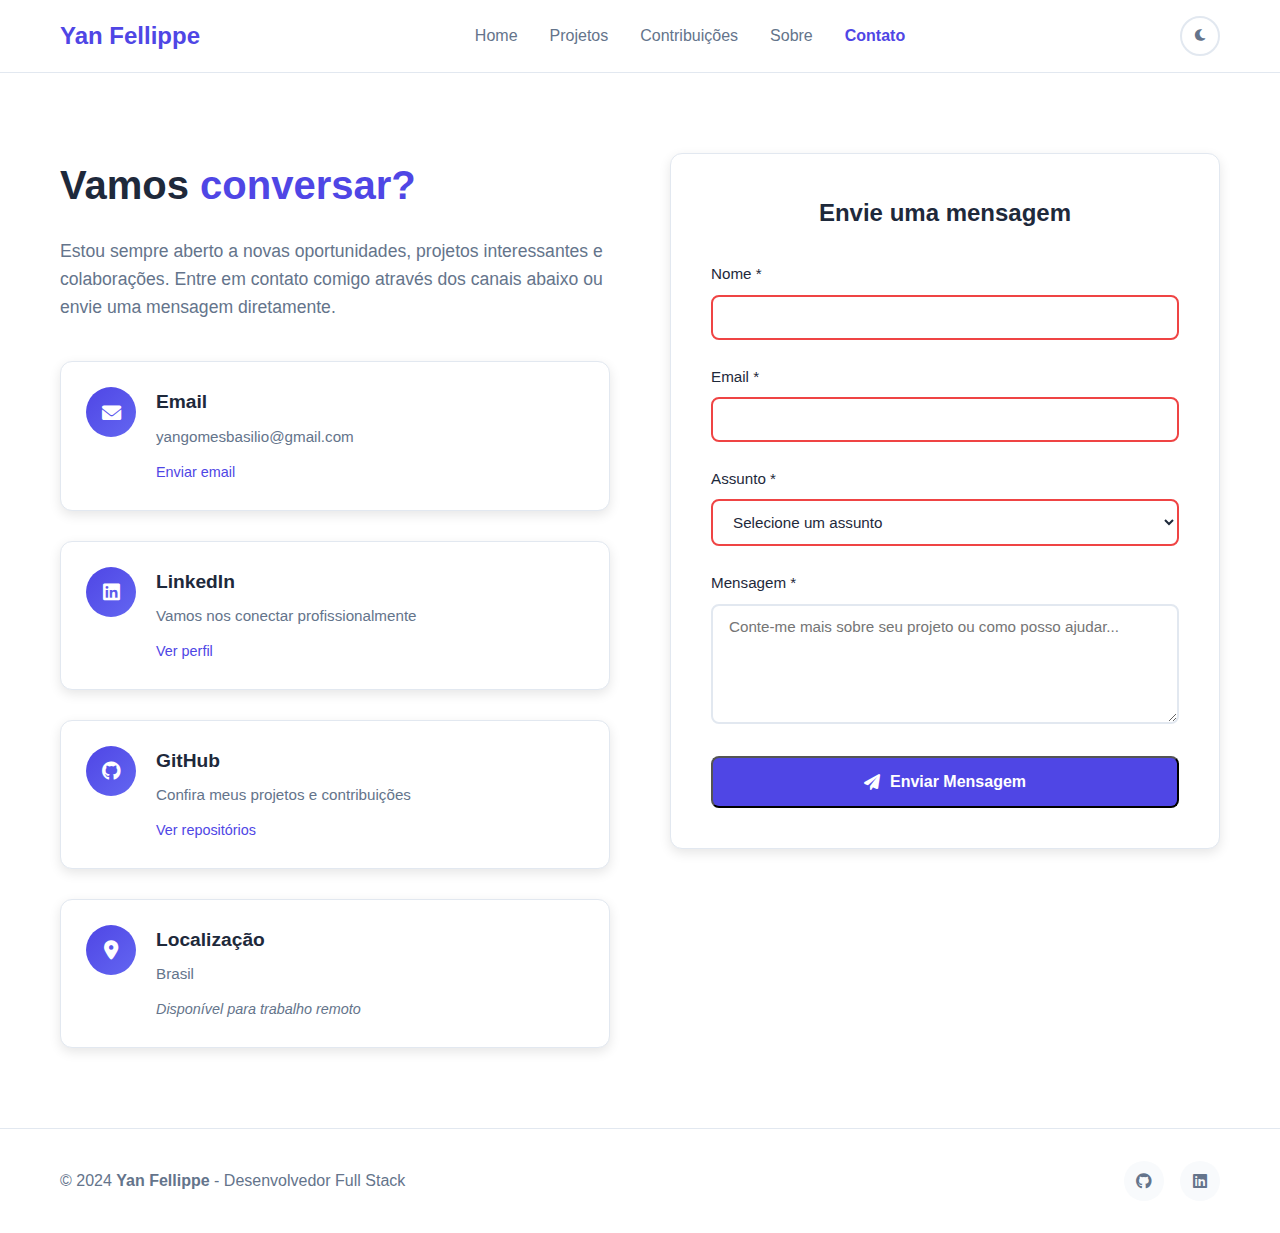
<file: public/contact.html>
<!DOCTYPE html>
<html lang="pt-BR">

<head>
    <meta charset="UTF-8">
    <meta name="viewport" content="width=device-width, initial-scale=1.0">
    <title>Contato - Yan Fellippe</title>
    <link rel="stylesheet" href="../src/styles/index.css">
    <link href="https://cdnjs.cloudflare.com/ajax/libs/font-awesome/6.0.0/css/all.min.css" rel="stylesheet">
</head>

<body>
    <!-- Header -->
    <header class="header">
        <div class="container">
            <div class="logo">
                <h1><a href="../index.html" style="text-decoration: none; color: inherit;">Yan Fellippe</a></h1>
            </div>
            <nav class="nav">
                <ul class="nav-list">
                    <li><a href="../index.html" class="nav-link">Home</a></li>
                    <li><a href="../index.html#repositorios" class="nav-link">Projetos</a></li>
                    <li><a href="../index.html#contribuicoes" class="nav-link">Contribuições</a></li>
                    <li><a href="about-me.html" class="nav-link">Sobre</a></li>
                    <li><a href="contact.html" class="nav-link active">Contato</a></li>
                </ul>
            </nav>
            <button class="theme-toggle" id="themeToggle">
                <i class="fas fa-moon"></i>
            </button>
        </div>
    </header>

    <!-- Seção de Contato -->
    <section id="contato" class="contact-section">
        <div class="container">
            <div class="contact-content">
                <div class="contact-info">
                    <h2>Vamos <span class="highlight">conversar?</span></h2>
                    <p class="contact-description">
                        Estou sempre aberto a novas oportunidades, projetos interessantes
                        e colaborações. Entre em contato comigo através dos canais abaixo
                        ou envie uma mensagem diretamente.
                    </p>

                    <div class="contact-methods">
                        <div class="contact-method">
                            <div class="method-icon">
                                <i class="fas fa-envelope"></i>
                            </div>
                            <div class="method-content">
                                <h3>Email</h3>
                                <p>yangomesbasilio@gmail.com</p>
                                <a href="mailto:yangomesbasilio@gmail.com" class="method-link">Enviar email</a>
                            </div>
                        </div>

                        <div class="contact-method">
                            <div class="method-icon">
                                <i class="fab fa-linkedin"></i>
                            </div>
                            <div class="method-content">
                                <h3>LinkedIn</h3>
                                <p>Vamos nos conectar profissionalmente</p>
                                <a href="https://www.linkedin.com/in/yan-fellippe-gomes-basilio-3229b81b9/"
                                    target="_blank" class="method-link">Ver perfil</a>
                            </div>
                        </div>

                        <div class="contact-method">
                            <div class="method-icon">
                                <i class="fab fa-github"></i>
                            </div>
                            <div class="method-content">
                                <h3>GitHub</h3>
                                <p>Confira meus projetos e contribuições</p>
                                <a href="https://github.com/YanFellippe" target="_blank" class="method-link">Ver
                                    repositórios</a>
                            </div>
                        </div>

                        <div class="contact-method">
                            <div class="method-icon">
                                <i class="fas fa-map-marker-alt"></i>
                            </div>
                            <div class="method-content">
                                <h3>Localização</h3>
                                <p>Brasil</p>
                                <span class="method-info">Disponível para trabalho remoto</span>
                            </div>
                        </div>
                    </div>
                </div>

                <div class="contact-form-container">
                    <form class="contact-form" id="contactForm">
                        <h3>Envie uma mensagem</h3>

                        <div class="form-group">
                            <label for="name">Nome *</label>
                            <input type="text" id="name" name="name" required>
                        </div>

                        <div class="form-group">
                            <label for="email">Email *</label>
                            <input type="email" id="email" name="email" required>
                        </div>

                        <div class="form-group">
                            <label for="subject">Assunto *</label>
                            <select id="subject" name="subject" required>
                                <option value="">Selecione um assunto</option>
                                <option value="trabalho">Oportunidade de Trabalho</option>
                                <option value="projeto">Projeto/Colaboração</option>
                                <option value="consultoria">Consultoria</option>
                                <option value="outros">Outros</option>
                            </select>
                        </div>

                        <div class="form-group">
                            <label for="message">Mensagem *</label>
                            <textarea id="message" name="message" rows="5" required
                                placeholder="Conte-me mais sobre seu projeto ou como posso ajudar..."></textarea>
                        </div>

                        <button type="submit" class="btn btn-primary">
                            <i class="fas fa-paper-plane"></i>
                            Enviar Mensagem
                        </button>
                    </form>
                </div>
            </div>
        </div>
    </section>

    <!-- Footer -->
    <footer class="footer">
        <div class="container">
            <div class="footer-content">
                <p class="footer-text">
                    © 2024 <strong>Yan Fellippe</strong> - Desenvolvedor Full Stack
                </p>
                <div class="social-links">
                    <a href="https://github.com/YanFellippe" target="_blank" class="social-link">
                        <i class="fab fa-github"></i>
                    </a>
                    <a href="https://www.linkedin.com/in/yan-fellippe-gomes-basilio-3229b81b9/" target="_blank"
                        class="social-link">
                        <i class="fab fa-linkedin"></i>
                    </a>
                </div>
            </div>
        </div>
    </footer>

    <script>
        // Funcionalidade do tema para a página de contato
        document.addEventListener('DOMContentLoaded', function () {
            const themeToggle = document.getElementById('themeToggle');
            const body = document.body;

            // Verificar tema salvo
            const savedTheme = localStorage.getItem('theme') || 'light';
            setTheme(savedTheme);

            themeToggle.addEventListener('click', function () {
                const currentTheme = body.getAttribute('data-theme') || 'light';
                const newTheme = currentTheme === 'light' ? 'dark' : 'light';
                setTheme(newTheme);
            });

            function setTheme(theme) {
                body.setAttribute('data-theme', theme);
                localStorage.setItem('theme', theme);

                const icon = themeToggle.querySelector('i');
                if (theme === 'dark') {
                    icon.className = 'fas fa-sun';
                } else {
                    icon.className = 'fas fa-moon';
                }
            }

            // Funcionalidade do formulário de contato
            const contactForm = document.getElementById('contactForm');
            contactForm.addEventListener('submit', function (e) {
                e.preventDefault();

                // Coletar dados do formulário
                const formData = new FormData(contactForm);
                const name = formData.get('name');
                const email = formData.get('email');
                const subject = formData.get('subject');
                const message = formData.get('message');

                // Criar link mailto com os dados
                const mailtoLink = `mailto:yangomesbasilio@gmail.com?subject=${encodeURIComponent(subject + ' - ' + name)}&body=${encodeURIComponent(`Nome: ${name}\nEmail: ${email}\n\nMensagem:\n${message}`)}`;

                // Abrir cliente de email
                window.location.href = mailtoLink;

                // Mostrar mensagem de sucesso
                showSuccessMessage();
            });

            function showSuccessMessage() {
                const button = contactForm.querySelector('button[type="submit"]');
                const originalText = button.innerHTML;

                button.innerHTML = '<i class="fas fa-check"></i> Mensagem Enviada!';
                button.style.backgroundColor = '#10b981';
                button.disabled = true;

                setTimeout(() => {
                    button.innerHTML = originalText;
                    button.style.backgroundColor = '';
                    button.disabled = false;
                    contactForm.reset();
                }, 3000);
            }
        });
    </script>
</body>

</html>
</file>
<file: src/styles/index.css>
/* Reset e configurações básicas */
* {
    margin: 0;
    padding: 0;
    box-sizing: border-box;
}

:root {
    /* Tema claro */
    --bg-primary: #ffffff;
    --bg-secondary: #f8fafc;
    --text-primary: #1e293b;
    --text-secondary: #64748b;
    --accent: #4f46e5;
    --accent-hover: #4338ca;
    --border: #e2e8f0;
    --shadow: rgba(0, 0, 0, 0.1);
    --card-bg: #ffffff;
}

[data-theme='dark'] {
    /* Tema escuro */
    --bg-primary: #0f172a;
    --bg-secondary: #1e293b;
    --text-primary: #f1f5f9;
    --text-secondary: #94a3b8;
    --accent: #6366f1;
    --accent-hover: #5b21b6;
    --border: #334155;
    --shadow: rgba(0, 0, 0, 0.3);
    --card-bg: #1e293b;
}

body {
    font-family: 'Inter', -apple-system, BlinkMacSystemFont, sans-serif;
    background-color: var(--bg-primary);
    color: var(--text-primary);
    line-height: 1.6;
    transition: background-color 0.3s ease, color 0.3s ease;
}

.container {
    max-width: 1200px;
    margin: 0 auto;
    padding: 0 20px;
}

/* Header */
.header {
    background-color: var(--card-bg);
    border-bottom: 1px solid var(--border);
    position: sticky;
    top: 0;
    z-index: 100;
    backdrop-filter: blur(10px);
}

.header .container {
    display: flex;
    justify-content: space-between;
    align-items: center;
    padding: 1rem 20px;
}

.logo h1 {
    color: var(--accent);
    font-size: 1.5rem;
    font-weight: 700;
}

.nav-list {
    display: flex;
    list-style: none;
    gap: 2rem;
}

.nav-link {
    text-decoration: none;
    color: var(--text-secondary);
    font-weight: 500;
    transition: color 0.3s ease;
}

.nav-link:hover {
    color: var(--accent);
}

.theme-toggle {
    background: none;
    border: 2px solid var(--border);
    border-radius: 50%;
    width: 40px;
    height: 40px;
    display: flex;
    align-items: center;
    justify-content: center;
    cursor: pointer;
    color: var(--text-secondary);
    transition: all 0.3s ease;
}

.theme-toggle:hover {
    border-color: var(--accent);
    color: var(--accent);
}

/* Hero Section */
.hero {
    padding: 4rem 0;
    background: linear-gradient(135deg, var(--bg-secondary) 0%, var(--bg-primary) 100%);
}

.hero-content {
    display: grid;
    grid-template-columns: 1fr 300px;
    gap: 3rem;
    align-items: center;
}

.hero-text h2 {
    font-size: 2.5rem;
    margin-bottom: 1rem;
    font-weight: 700;
}

.highlight {
    color: var(--accent);
}

.hero-description {
    font-size: 1.1rem;
    color: var(--text-secondary);
    margin-bottom: 2rem;
    line-height: 1.7;
}

.hero-buttons {
    display: flex;
    gap: 1rem;
}

.btn {
    padding: 0.75rem 1.5rem;
    border-radius: 8px;
    text-decoration: none;
    font-weight: 600;
    display: inline-flex;
    align-items: center;
    gap: 0.5rem;
    transition: all 0.3s ease;
}

.btn-primary {
    background-color: var(--accent);
    color: white;
}

.btn-primary:hover {
    background-color: var(--accent-hover);
    transform: translateY(-2px);
}

.btn-secondary {
    background-color: transparent;
    color: var(--accent);
    border: 2px solid var(--accent);
}

.btn-secondary:hover {
    background-color: var(--accent);
    color: white;
}

.profile-pic {
    width: 250px;
    height: 250px;
    border-radius: 50%;
    overflow: hidden;
    border: 4px solid var(--accent);
    box-shadow: 0 10px 30px var(--shadow);
}

.profile-pic img {
    width: 100%;
    height: 100%;
    object-fit: cover;
}

/* Stats Section */
.stats-section {
    padding: 4rem 0;
    background-color: var(--bg-primary);
}

.stats-grid {
    display: grid;
    grid-template-columns: repeat(auto-fit, minmax(250px, 1fr));
    gap: 2rem;
    margin-bottom: 3rem;
}

.stat-card {
    background-color: var(--card-bg);
    border: 1px solid var(--border);
    border-radius: 12px;
    padding: 2rem;
    display: flex;
    align-items: center;
    gap: 1.5rem;
    transition: all 0.3s ease;
    box-shadow: 0 4px 6px var(--shadow);
}

.stat-card:hover {
    transform: translateY(-4px);
    box-shadow: 0 8px 25px var(--shadow);
}

.stat-icon {
    width: 60px;
    height: 60px;
    border-radius: 50%;
    background: linear-gradient(135deg, var(--accent), var(--accent-hover));
    display: flex;
    align-items: center;
    justify-content: center;
    color: white;
    font-size: 1.5rem;
}

.stat-content {
    flex: 1;
}

.stat-number {
    font-size: 2rem;
    font-weight: 700;
    color: var(--text-primary);
    margin-bottom: 0.5rem;
}

.stat-label {
    color: var(--text-secondary);
    font-size: 0.9rem;
    text-transform: uppercase;
    letter-spacing: 0.5px;
}

.languages-chart-container {
    background-color: var(--card-bg);
    border: 1px solid var(--border);
    border-radius: 12px;
    padding: 2rem;
    box-shadow: 0 4px 6px var(--shadow);
}

.chart-title {
    text-align: center;
    margin-bottom: 2rem;
    color: var(--text-primary);
    font-size: 1.5rem;
}

.chart-wrapper {
    max-width: 400px;
    margin: 0 auto 2rem;
    position: relative;
}

.languages-tags {
    display: flex;
    flex-wrap: wrap;
    gap: 0.75rem;
    justify-content: center;
}

.language-tag {
    display: inline-flex;
    align-items: center;
    gap: 0.5rem;
    padding: 0.5rem 1rem;
    background-color: var(--bg-secondary);
    border: 1px solid var(--border);
    border-radius: 20px;
    font-size: 0.85rem;
    color: var(--text-primary);
    transition: all 0.3s ease;
}

.language-tag:hover {
    transform: translateY(-2px);
    box-shadow: 0 4px 12px var(--shadow);
}

.language-tag .language-dot {
    width: 10px;
    height: 10px;
    border-radius: 50%;
}

.language-tag .percentage {
    font-weight: 600;
    color: var(--accent);
}

/* Repositories Section */
.repositories {
    padding: 4rem 0;
    background-color: var(--bg-secondary);
}

/* Repository Tabs */
.repo-tabs {
    display: flex;
    justify-content: center;
    margin-bottom: 3rem;
    gap: 1rem;
}

.tab-button {
    display: flex;
    align-items: center;
    gap: 0.5rem;
    padding: 1rem 2rem;
    background-color: var(--card-bg);
    border: 2px solid var(--border);
    border-radius: 25px;
    color: var(--text-secondary);
    font-weight: 500;
    cursor: pointer;
    transition: all 0.3s ease;
    font-size: 0.95rem;
}

.tab-button:hover {
    border-color: var(--accent);
    color: var(--accent);
    transform: translateY(-2px);
}

.tab-button.active {
    background-color: var(--accent);
    border-color: var(--accent);
    color: white;
    box-shadow: 0 4px 12px rgba(79, 70, 229, 0.3);
}

.tab-content {
    display: none;
}

.tab-content.active {
    display: block;
}

.repositories-header {
    display: flex;
    justify-content: space-between;
    align-items: center;
    margin-bottom: 3rem;
}

.repo-counter {
    background-color: var(--card-bg);
    border: 1px solid var(--border);
    padding: 0.75rem 1.5rem;
    border-radius: 25px;
    color: var(--text-secondary);
    font-weight: 500;
    box-shadow: 0 2px 4px var(--shadow);
}

.section-title {
    text-align: center;
    font-size: 2rem;
    margin-bottom: 3rem;
    color: var(--text-primary);
}

.loading {
    text-align: center;
    padding: 2rem;
    color: var(--text-secondary);
}

.loading i {
    font-size: 2rem;
    margin-bottom: 1rem;
    color: var(--accent);
}

.repositories-grid {
    display: grid;
    grid-template-columns: repeat(auto-fit, minmax(350px, 1fr));
    gap: 2rem;
}

.repo-card {
    background-color: var(--card-bg);
    border: 1px solid var(--border);
    border-radius: 12px;
    padding: 1.5rem;
    transition: all 0.3s ease;
    box-shadow: 0 4px 6px var(--shadow);
}

.repo-card:hover {
    transform: translateY(-4px);
    box-shadow: 0 8px 25px var(--shadow);
}

.repo-header {
    display: flex;
    justify-content: space-between;
    align-items: flex-start;
    margin-bottom: 1rem;
}

.repo-name {
    font-size: 1.2rem;
    font-weight: 600;
    color: var(--accent);
    text-decoration: none;
    margin-bottom: 0.5rem;
}

.repo-name:hover {
    text-decoration: underline;
}

.repo-stars {
    display: flex;
    align-items: center;
    gap: 0.25rem;
    color: var(--text-secondary);
    font-size: 0.9rem;
}

.repo-description {
    color: var(--text-secondary);
    margin-bottom: 1rem;
    line-height: 1.5;
}

.repo-tags {
    margin-bottom: 1rem;
}

.repo-language-badge {
    display: inline-flex;
    align-items: center;
    gap: 0.5rem;
    padding: 0.25rem 0.75rem;
    border-radius: 12px;
    font-size: 0.8rem;
    font-weight: 500;
    border: 1px solid;
}

.repo-footer {
    display: flex;
    justify-content: space-between;
    align-items: center;
}

.repo-language {
    display: flex;
    align-items: center;
    gap: 0.5rem;
    font-size: 0.9rem;
    color: var(--text-secondary);
}

.language-dot {
    width: 12px;
    height: 12px;
    border-radius: 50%;
}

.repo-updated {
    font-size: 0.8rem;
    color: var(--text-secondary);
}

/* Footer */
.footer {
    background-color: var(--card-bg);
    border-top: 1px solid var(--border);
    padding: 2rem 0;
}

.footer-content {
    display: flex;
    justify-content: space-between;
    align-items: center;
}

.footer-text {
    color: var(--text-secondary);
}

.social-links {
    display: flex;
    gap: 1rem;
}

.social-link {
    width: 40px;
    height: 40px;
    border-radius: 50%;
    background-color: var(--bg-secondary);
    display: flex;
    align-items: center;
    justify-content: center;
    color: var(--text-secondary);
    text-decoration: none;
    transition: all 0.3s ease;
}

.social-link:hover {
    background-color: var(--accent);
    color: white;
    transform: translateY(-2px);
}

/* Responsive */
@media (max-width: 768px) {
    .header .container {
        flex-direction: column;
        gap: 1rem;
    }

    .nav-list {
        gap: 1rem;
    }

    .hero-content {
        grid-template-columns: 1fr;
        text-align: center;
        gap: 2rem;
    }

    .hero-text h2 {
        font-size: 2rem;
    }

    .hero-buttons {
        justify-content: center;
    }

    .profile-pic {
        width: 200px;
        height: 200px;
        margin: 0 auto;
    }

    .stats-grid {
        grid-template-columns: 1fr;
    }

    .stat-card {
        padding: 1.5rem;
    }

    .stat-number {
        font-size: 1.5rem;
    }

    .repo-tabs {
        flex-direction: column;
        align-items: center;
    }

    .tab-button {
        width: 100%;
        max-width: 250px;
        justify-content: center;
    }

    .repositories-header {
        flex-direction: column;
        gap: 1rem;
        text-align: center;
    }

    .repositories-grid {
        grid-template-columns: 1fr;
    }

    .languages-chart-container {
        padding: 1.5rem;
    }

    .chart-wrapper {
        max-width: 300px;
    }

    .footer-content {
        flex-direction: column;
        gap: 1rem;
        text-align: center;
    }
} /* Co
ntact Section */
.contact-section {
    padding: 4rem 0;
    background-color: var(--bg-primary);
    min-height: 80vh;
}

.contact-content {
    display: grid;
    grid-template-columns: 1fr 1fr;
    gap: 4rem;
    align-items: start;
}

.contact-info h2 {
    font-size: 2.5rem;
    margin-bottom: 1.5rem;
    font-weight: 700;
}

.contact-description {
    font-size: 1.1rem;
    color: var(--text-secondary);
    margin-bottom: 3rem;
    line-height: 1.7;
}

.contact-methods {
    display: flex;
    flex-direction: column;
    gap: 2rem;
}

.contact-method {
    display: flex;
    align-items: flex-start;
    gap: 1.5rem;
    padding: 1.5rem;
    background-color: var(--card-bg);
    border: 1px solid var(--border);
    border-radius: 12px;
    transition: all 0.3s ease;
    box-shadow: 0 2px 4px var(--shadow);
}

.contact-method:hover {
    transform: translateY(-2px);
    box-shadow: 0 8px 25px var(--shadow);
}

.method-icon {
    width: 50px;
    height: 50px;
    border-radius: 50%;
    background: linear-gradient(135deg, var(--accent), var(--accent-hover));
    display: flex;
    align-items: center;
    justify-content: center;
    color: white;
    font-size: 1.2rem;
    flex-shrink: 0;
}

.method-content h3 {
    color: var(--text-primary);
    margin-bottom: 0.5rem;
    font-size: 1.1rem;
}

.method-content p {
    color: var(--text-secondary);
    margin-bottom: 0.75rem;
    font-size: 0.95rem;
}

.method-link {
    color: var(--accent);
    text-decoration: none;
    font-weight: 500;
    font-size: 0.9rem;
    transition: color 0.3s ease;
}

.method-link:hover {
    color: var(--accent-hover);
    text-decoration: underline;
}

.method-info {
    color: var(--text-secondary);
    font-size: 0.85rem;
    font-style: italic;
}

/* Contact Form */
.contact-form-container {
    background-color: var(--card-bg);
    border: 1px solid var(--border);
    border-radius: 12px;
    padding: 2.5rem;
    box-shadow: 0 4px 6px var(--shadow);
}

.contact-form h3 {
    color: var(--text-primary);
    margin-bottom: 2rem;
    font-size: 1.5rem;
    text-align: center;
}

.form-group {
    margin-bottom: 1.5rem;
}

.form-group label {
    display: block;
    margin-bottom: 0.5rem;
    color: var(--text-primary);
    font-weight: 500;
    font-size: 0.9rem;
}

.form-group input,
.form-group select,
.form-group textarea {
    width: 100%;
    padding: 0.75rem;
    border: 2px solid var(--border);
    border-radius: 8px;
    background-color: var(--bg-secondary);
    color: var(--text-primary);
    font-size: 0.95rem;
    transition: all 0.3s ease;
    font-family: inherit;
}

.form-group input:focus,
.form-group select:focus,
.form-group textarea:focus {
    outline: none;
    border-color: var(--accent);
    box-shadow: 0 0 0 3px rgba(79, 70, 229, 0.1);
}

.form-group textarea {
    resize: vertical;
    min-height: 120px;
}

.form-group select {
    cursor: pointer;
}

.contact-form .btn {
    width: 100%;
    justify-content: center;
    padding: 1rem;
    font-size: 1rem;
    margin-top: 1rem;
}

/* Navigation Active State */
.nav-link.active {
    color: var(--accent);
    font-weight: 600;
}

/* Responsive Contact */
@media (max-width: 768px) {
    .contact-content {
        grid-template-columns: 1fr;
        gap: 3rem;
    }

    .contact-info h2 {
        font-size: 2rem;
        text-align: center;
    }

    .contact-description {
        text-align: center;
    }

    .contact-method {
        padding: 1.25rem;
    }

    .method-icon {
        width: 45px;
        height: 45px;
        font-size: 1.1rem;
    }

    .contact-form-container {
        padding: 2rem;
    }
} /* Contri
bution Cards */
.contribution-card {
    border-left: 4px solid var(--accent);
}

.contribution-badge {
    display: inline-flex;
    align-items: center;
    gap: 0.5rem;
    padding: 0.25rem 0.75rem;
    background: linear-gradient(135deg, var(--accent), var(--accent-hover));
    color: white;
    border-radius: 12px;
    font-size: 0.8rem;
    font-weight: 500;
    margin-right: 0.5rem;
}

.repo-owner {
    display: flex;
    align-items: center;
    gap: 0.5rem;
    margin-bottom: 0.75rem;
    color: var(--text-secondary);
    font-size: 0.9rem;
}

.repo-owner i {
    color: var(--accent);
}

.repo-owner strong {
    color: var(--text-primary);
}

.repo-tags {
    display: flex;
    flex-wrap: wrap;
    gap: 0.5rem;
    margin-bottom: 1rem;
}

/* Loading states for contributions */
#contributionsLoading {
    text-align: center;
    padding: 2rem;
    color: var(--text-secondary);
}

#contributionsLoading i {
    font-size: 2rem;
    margin-bottom: 1rem;
    color: var(--accent);
}
/* 
Seção de Contribuições */
.contributions {
    padding: 80px 0;
    background-color: var(--bg-secondary);
}

.contributions-header {
    text-align: center;
    margin-bottom: 60px;
}

.contributions-header .section-subtitle {
    color: var(--text-secondary);
    font-size: 1.1rem;
    margin-top: 10px;
    margin-bottom: 20px;
}

.contributions-counter {
    display: inline-block;
    background-color: var(--accent);
    color: white;
    padding: 8px 16px;
    border-radius: 20px;
    font-size: 0.9rem;
    font-weight: 500;
}

.contributions-grid {
    display: grid;
    grid-template-columns: repeat(auto-fit, minmax(350px, 1fr));
    gap: 24px;
    margin-top: 40px;
}

.contribution-card {
    background-color: var(--card-bg);
    border-radius: 12px;
    padding: 24px;
    border: 1px solid var(--border);
    box-shadow: 0 2px 8px var(--shadow);
    transition: all 0.3s ease;
    position: relative;
}

.contribution-card:hover {
    transform: translateY(-4px);
    box-shadow: 0 8px 25px var(--shadow);
}

.contribution-header {
    display: flex;
    justify-content: space-between;
    align-items: flex-start;
    margin-bottom: 16px;
}

.contribution-info {
    flex: 1;
}

.contribution-title {
    font-size: 1.2rem;
    font-weight: 600;
    margin-bottom: 4px;
}

.contribution-title a {
    color: var(--text-primary);
    text-decoration: none;
    transition: color 0.3s ease;
}

.contribution-title a:hover {
    color: var(--accent);
}

.contribution-owner {
    color: var(--text-secondary);
    font-size: 0.9rem;
    margin: 0;
}

.contribution-type {
    background-color: var(--accent);
    color: white;
    width: 36px;
    height: 36px;
    border-radius: 50%;
    display: flex;
    align-items: center;
    justify-content: center;
    font-size: 0.9rem;
}

.contribution-description {
    color: var(--text-secondary);
    font-size: 0.95rem;
    line-height: 1.5;
    margin-bottom: 20px;
    display: -webkit-box;
    -webkit-line-clamp: 2;
    -webkit-box-orient: vertical;
    overflow: hidden;
}

.contribution-stats {
    display: flex;
    gap: 16px;
    margin-bottom: 16px;
    flex-wrap: wrap;
}

.contribution-stats .stat {
    display: flex;
    align-items: center;
    gap: 6px;
    color: var(--text-secondary);
    font-size: 0.9rem;
}

.contribution-stats .stat i {
    font-size: 0.8rem;
}

.language-dot {
    width: 12px;
    height: 12px;
    border-radius: 50%;
    display: inline-block;
}

.contribution-footer {
    display: flex;
    justify-content: space-between;
    align-items: center;
    padding-top: 16px;
    border-top: 1px solid var(--border);
    font-size: 0.85rem;
}

.contribution-date {
    color: var(--text-secondary);
}

.pr-count {
    background-color: var(--accent);
    color: white;
    padding: 4px 8px;
    border-radius: 12px;
    font-size: 0.8rem;
    font-weight: 500;
}

.no-contributions {
    text-align: center;
    padding: 60px 20px;
    color: var(--text-secondary);
    grid-column: 1 / -1;
}

.no-contributions i {
    font-size: 3rem;
    margin-bottom: 16px;
    opacity: 0.5;
}

.no-contributions p {
    font-size: 1.1rem;
}

.error-message {
    background-color: #fee2e2;
    color: #dc2626;
    padding: 16px;
    border-radius: 8px;
    margin-bottom: 20px;
    text-align: center;
}

[data-theme='dark'] .error-message {
    background-color: #7f1d1d;
    color: #fca5a5;
}

/* Responsividade para contribuições */
@media (max-width: 768px) {
    .contributions {
        padding: 60px 0;
    }

    .contributions-grid {
        grid-template-columns: 1fr;
        gap: 20px;
    }

    .contribution-card {
        padding: 20px;
    }

    .contribution-header {
        flex-direction: column;
        gap: 12px;
    }

    .contribution-type {
        align-self: flex-start;
    }

    .contribution-stats {
        gap: 12px;
    }

    .contribution-footer {
        flex-direction: column;
        gap: 8px;
        align-items: flex-start;
    }
}

/* Estilos para contribuições detalhadas */
.contribution-card.detailed {
    position: relative;
}

.contribution-summary {
    margin-top: 8px;
}

.total-contributions {
    background-color: var(--accent);
    color: white;
    padding: 4px 8px;
    border-radius: 12px;
    font-size: 0.8rem;
    font-weight: 500;
}

.contribution-badges {
    display: flex;
    flex-direction: column;
    gap: 6px;
    align-items: flex-end;
}

.badge {
    padding: 4px 8px;
    border-radius: 12px;
    font-size: 0.75rem;
    font-weight: 500;
    white-space: nowrap;
}

.pr-badge {
    background-color: #28a745;
    color: white;
}

.issue-badge {
    background-color: #dc3545;
    color: white;
}

.other-badge {
    background-color: #6c757d;
    color: white;
}

.contribution-types {
    color: var(--text-secondary);
    font-size: 0.8rem;
}

.contribution-details {
    margin-top: 16px;
    border-top: 1px solid var(--border);
    padding-top: 16px;
}

.toggle-details {
    background: none;
    border: 1px solid var(--border);
    color: var(--text-secondary);
    padding: 8px 12px;
    border-radius: 6px;
    cursor: pointer;
    font-size: 0.85rem;
    transition: all 0.3s ease;
    display: flex;
    align-items: center;
    gap: 6px;
}

.toggle-details:hover {
    background-color: var(--bg-secondary);
    color: var(--text-primary);
}

.details-content {
    margin-top: 12px;
    padding: 12px;
    background-color: var(--bg-secondary);
    border-radius: 6px;
    border: 1px solid var(--border);
}

.contributions-list {
    display: flex;
    flex-direction: column;
    gap: 12px;
}

.contribution-item {
    padding: 12px;
    background-color: var(--card-bg);
    border-radius: 6px;
    border: 1px solid var(--border);
}

.contribution-item-header {
    display: flex;
    justify-content: space-between;
    align-items: center;
    margin-bottom: 8px;
}

.contribution-type-badge {
    padding: 3px 8px;
    border-radius: 10px;
    font-size: 0.7rem;
    font-weight: 500;
    text-transform: uppercase;
}

.contribution-type-badge.pullrequest {
    background-color: #28a74520;
    color: #28a745;
    border: 1px solid #28a74540;
}

.contribution-type-badge.issue {
    background-color: #dc354520;
    color: #dc3545;
    border: 1px solid #dc354540;
}

.contribution-type-badge.push {
    background-color: #007bff20;
    color: #007bff;
    border: 1px solid #007bff40;
}

.contribution-type-badge.create {
    background-color: #6f42c120;
    color: #6f42c1;
    border: 1px solid #6f42c140;
}

.contribution-item .contribution-title {
    font-size: 0.9rem;
    margin: 8px 0;
    color: var(--text-primary);
    line-height: 1.4;
}

.contribution-link {
    color: var(--accent);
    text-decoration: none;
    font-size: 0.8rem;
    display: inline-flex;
    align-items: center;
    gap: 4px;
}

.contribution-link:hover {
    text-decoration: underline;
}

.contribution-link::after {
    content: '↗';
    font-size: 0.7rem;
}

.more-contributions {
    text-align: center;
    color: var(--text-secondary);
    font-style: italic;
    margin-top: 8px;
    font-size: 0.85rem;
}

/* Melhorias no loading para contribuições */
#contributionsLoading {
    text-align: center;
    padding: 40px 20px;
    color: var(--text-secondary);
}

#contributionsLoading small {
    display: block;
    margin-top: 8px;
    opacity: 0.7;
}

/* Responsividade para elementos detalhados */
@media (max-width: 768px) {
    .contribution-badges {
        flex-direction: row;
        flex-wrap: wrap;
        align-items: flex-start;
        gap: 4px;
    }

    .contribution-item-header {
        flex-direction: column;
        align-items: flex-start;
        gap: 6px;
    }

    .toggle-details {
        width: 100%;
        justify-content: center;
    }

    .contributions-list {
        gap: 8px;
    }

    .contribution-item {
        padding: 10px;
    }
} /* Estilos
 para a página About */

/* Seção de Habilidades */
.skills-section {
    padding: 80px 0;
    background-color: var(--bg-primary);
}

.skills-grid {
    display: grid;
    grid-template-columns: repeat(auto-fit, minmax(300px, 1fr));
    gap: 40px;
    margin-top: 50px;
}

.skill-category {
    background-color: var(--card-bg);
    border-radius: 12px;
    padding: 30px;
    border: 1px solid var(--border);
    box-shadow: 0 4px 12px var(--shadow);
    transition: transform 0.3s ease;
}

.skill-category:hover {
    transform: translateY(-5px);
}

.category-header {
    display: flex;
    align-items: center;
    gap: 12px;
    margin-bottom: 25px;
    padding-bottom: 15px;
    border-bottom: 2px solid var(--accent);
}

.category-header i {
    font-size: 1.5rem;
    color: var(--accent);
}

.category-header h3 {
    font-size: 1.3rem;
    font-weight: 600;
    color: var(--text-primary);
}

.skills-list {
    display: flex;
    flex-direction: column;
    gap: 20px;
}

.skill-item {
    display: flex;
    flex-direction: column;
    gap: 8px;
}

.skill-name {
    font-weight: 500;
    color: var(--text-primary);
    font-size: 0.95rem;
}

.skill-bar {
    width: 100%;
    height: 8px;
    background-color: var(--bg-secondary);
    border-radius: 4px;
    overflow: hidden;
}

.skill-progress {
    height: 100%;
    background: linear-gradient(90deg, var(--accent), #6366f1);
    border-radius: 4px;
    transition: width 0.8s ease;
    position: relative;
}

.skill-progress::after {
    content: '';
    position: absolute;
    top: 0;
    left: 0;
    right: 0;
    bottom: 0;
    background: linear-gradient(90deg, transparent, rgba(255, 255, 255, 0.2), transparent);
    animation: shimmer 2s infinite;
}

@keyframes shimmer {
    0% {
        transform: translateX(-100%);
    }
    100% {
        transform: translateX(100%);
    }
}

/* Seção de Experiência */
.experience-section {
    padding: 80px 0;
    background-color: var(--bg-secondary);
}

.timeline {
    position: relative;
    margin-top: 50px;
    padding-left: 30px;
}

.timeline::before {
    content: '';
    position: absolute;
    left: 15px;
    top: 0;
    bottom: 0;
    width: 2px;
    background: linear-gradient(to bottom, var(--accent), #6366f1);
}

.timeline-item {
    position: relative;
    margin-bottom: 50px;
    padding-left: 40px;
}

.timeline-marker {
    position: absolute;
    left: -47px;
    top: 0;
    width: 16px;
    height: 16px;
    background-color: var(--accent);
    border: 3px solid var(--card-bg);
    border-radius: 50%;
    box-shadow: 0 0 0 3px var(--accent);
}

.timeline-content {
    background-color: var(--card-bg);
    border-radius: 12px;
    padding: 25px;
    border: 1px solid var(--border);
    box-shadow: 0 4px 12px var(--shadow);
    transition: transform 0.3s ease;
}

.timeline-content:hover {
    transform: translateX(10px);
}

.timeline-content h3 {
    font-size: 1.3rem;
    font-weight: 600;
    color: var(--text-primary);
    margin-bottom: 8px;
}

.timeline-company {
    color: var(--accent);
    font-weight: 500;
    margin-bottom: 5px;
}

.timeline-period {
    color: var(--text-secondary);
    font-size: 0.9rem;
    margin-bottom: 15px;
}

.timeline-description {
    color: var(--text-secondary);
    line-height: 1.6;
    margin-bottom: 20px;
}

.timeline-skills {
    display: flex;
    flex-wrap: wrap;
    gap: 8px;
}

.skill-tag {
    background-color: var(--accent);
    color: white;
    padding: 4px 12px;
    border-radius: 15px;
    font-size: 0.8rem;
    font-weight: 500;
}

/* Seção de Valores */
.values-section {
    padding: 80px 0;
    background-color: var(--bg-primary);
}

.values-grid {
    display: grid;
    grid-template-columns: repeat(auto-fit, minmax(250px, 1fr));
    gap: 30px;
    margin-top: 50px;
    margin-bottom: 60px;
}

.value-card {
    background-color: var(--card-bg);
    border-radius: 12px;
    padding: 30px;
    text-align: center;
    border: 1px solid var(--border);
    box-shadow: 0 4px 12px var(--shadow);
    transition: all 0.3s ease;
}

.value-card:hover {
    transform: translateY(-8px);
    box-shadow: 0 8px 25px var(--shadow);
}

.value-icon {
    width: 60px;
    height: 60px;
    background: linear-gradient(135deg, var(--accent), #6366f1);
    border-radius: 50%;
    display: flex;
    align-items: center;
    justify-content: center;
    margin: 0 auto 20px;
}

.value-icon i {
    font-size: 1.5rem;
    color: white;
}

.value-card h3 {
    font-size: 1.2rem;
    font-weight: 600;
    color: var(--text-primary);
    margin-bottom: 15px;
}

.value-card p {
    color: var(--text-secondary);
    line-height: 1.6;
}

/* Seção de Objetivos */
.objectives-section {
    background-color: var(--card-bg);
    border-radius: 12px;
    padding: 40px;
    border: 1px solid var(--border);
    box-shadow: 0 4px 12px var(--shadow);
}

.objectives-section h3 {
    font-size: 1.5rem;
    font-weight: 600;
    color: var(--text-primary);
    margin-bottom: 30px;
    text-align: center;
}

.objectives-list {
    display: grid;
    grid-template-columns: repeat(auto-fit, minmax(300px, 1fr));
    gap: 20px;
}

.objective-item {
    display: flex;
    align-items: center;
    gap: 15px;
    padding: 15px;
    background-color: var(--bg-secondary);
    border-radius: 8px;
    transition: transform 0.3s ease;
}

.objective-item:hover {
    transform: translateX(5px);
}

.objective-item i {
    font-size: 1.2rem;
    color: var(--accent);
    min-width: 20px;
}

.objective-item p {
    color: var(--text-secondary);
    margin: 0;
    line-height: 1.5;
}

/* Responsividade para About */
@media (max-width: 768px) {
    .skills-section,
    .experience-section,
    .values-section {
        padding: 60px 0;
    }

    .skills-grid {
        grid-template-columns: 1fr;
        gap: 30px;
    }

    .skill-category {
        padding: 25px;
    }

    .timeline {
        padding-left: 20px;
    }

    .timeline-item {
        padding-left: 30px;
    }

    .timeline-marker {
        left: -37px;
    }

    .timeline-content {
        padding: 20px;
    }

    .timeline-content:hover {
        transform: none;
    }

    .values-grid {
        grid-template-columns: 1fr;
        gap: 25px;
    }

    .objectives-list {
        grid-template-columns: 1fr;
    }

    .objectives-section {
        padding: 30px 20px;
    }
}

@media (max-width: 480px) {
    .timeline-skills {
        flex-direction: column;
        align-items: flex-start;
    }

    .skill-tag {
        align-self: flex-start;
    }
} /* 
Estilos para a página de Contato */

.contact-section {
    padding: 80px 0;
    background-color: var(--bg-primary);
    min-height: calc(100vh - 200px);
}

.contact-content {
    display: grid;
    grid-template-columns: 1fr 1fr;
    gap: 60px;
    align-items: start;
}

.contact-info h2 {
    font-size: 2.5rem;
    font-weight: 700;
    margin-bottom: 20px;
    color: var(--text-primary);
}

.contact-description {
    font-size: 1.1rem;
    color: var(--text-secondary);
    line-height: 1.6;
    margin-bottom: 40px;
}

.contact-methods {
    display: flex;
    flex-direction: column;
    gap: 30px;
}

.contact-method {
    display: flex;
    align-items: flex-start;
    gap: 20px;
    padding: 25px;
    background-color: var(--card-bg);
    border-radius: 12px;
    border: 1px solid var(--border);
    box-shadow: 0 4px 12px var(--shadow);
    transition: all 0.3s ease;
}

.contact-method:hover {
    transform: translateY(-5px);
    box-shadow: 0 8px 25px var(--shadow);
}

.method-icon {
    width: 50px;
    height: 50px;
    background: linear-gradient(135deg, var(--accent), #6366f1);
    border-radius: 50%;
    display: flex;
    align-items: center;
    justify-content: center;
    flex-shrink: 0;
}

.method-icon i {
    font-size: 1.2rem;
    color: white;
}

.method-content h3 {
    font-size: 1.2rem;
    font-weight: 600;
    color: var(--text-primary);
    margin-bottom: 8px;
}

.method-content p {
    color: var(--text-secondary);
    margin-bottom: 10px;
    line-height: 1.5;
}

.method-link {
    color: var(--accent);
    text-decoration: none;
    font-weight: 500;
    font-size: 0.9rem;
    transition: color 0.3s ease;
}

.method-link:hover {
    color: var(--accent-hover);
    text-decoration: underline;
}

.method-info {
    color: var(--text-secondary);
    font-size: 0.9rem;
    font-style: italic;
}

/* Formulário de Contato */
.contact-form-container {
    background-color: var(--card-bg);
    border-radius: 12px;
    padding: 40px;
    border: 1px solid var(--border);
    box-shadow: 0 4px 12px var(--shadow);
}

.contact-form h3 {
    font-size: 1.5rem;
    font-weight: 600;
    color: var(--text-primary);
    margin-bottom: 30px;
    text-align: center;
}

.form-group {
    margin-bottom: 25px;
}

.form-group label {
    display: block;
    font-weight: 500;
    color: var(--text-primary);
    margin-bottom: 8px;
    font-size: 0.95rem;
}

.form-group input,
.form-group select,
.form-group textarea {
    width: 100%;
    padding: 12px 16px;
    border: 2px solid var(--border);
    border-radius: 8px;
    background-color: var(--bg-primary);
    color: var(--text-primary);
    font-size: 0.95rem;
    transition: all 0.3s ease;
    font-family: inherit;
}

.form-group input:focus,
.form-group select:focus,
.form-group textarea:focus {
    outline: none;
    border-color: var(--accent);
    box-shadow: 0 0 0 3px rgba(79, 70, 229, 0.1);
}

.form-group textarea {
    resize: vertical;
    min-height: 120px;
}

.form-group select {
    cursor: pointer;
}

.contact-form .btn {
    width: 100%;
    padding: 15px;
    font-size: 1rem;
    font-weight: 600;
    display: flex;
    align-items: center;
    justify-content: center;
    gap: 10px;
    transition: all 0.3s ease;
}

.contact-form .btn:hover {
    transform: translateY(-2px);
    box-shadow: 0 8px 25px rgba(79, 70, 229, 0.3);
}

.contact-form .btn:disabled {
    opacity: 0.7;
    cursor: not-allowed;
    transform: none;
}

/* Estados de validação */
.form-group input:invalid:not(:focus):not(:placeholder-shown),
.form-group select:invalid:not(:focus),
.form-group textarea:invalid:not(:focus):not(:placeholder-shown) {
    border-color: #ef4444;
}

.form-group input:valid:not(:focus):not(:placeholder-shown),
.form-group select:valid:not(:focus),
.form-group textarea:valid:not(:focus):not(:placeholder-shown) {
    border-color: #10b981;
}

/* Responsividade para Contato */
@media (max-width: 968px) {
    .contact-content {
        grid-template-columns: 1fr;
        gap: 40px;
    }

    .contact-info h2 {
        font-size: 2rem;
    }
}

@media (max-width: 768px) {
    .contact-section {
        padding: 60px 0;
    }

    .contact-method {
        padding: 20px;
        flex-direction: column;
        text-align: center;
        gap: 15px;
    }

    .method-icon {
        align-self: center;
    }

    .contact-form-container {
        padding: 30px 20px;
    }

    .contact-info h2 {
        font-size: 1.8rem;
    }
}

@media (max-width: 480px) {
    .contact-form-container {
        padding: 25px 15px;
    }

    .form-group input,
    .form-group select,
    .form-group textarea {
        padding: 10px 12px;
    }

    .contact-form .btn {
        padding: 12px;
        font-size: 0.9rem;
    }
} /* Es
tilos para as abas de experiência */
.experience-tabs {
    margin-top: 50px;
}

.tab-buttons {
    display: flex;
    gap: 20px;
    margin-bottom: 40px;
    justify-content: center;
    flex-wrap: wrap;
}

.tab-btn {
    background: none;
    border: 2px solid var(--border);
    color: var(--text-secondary);
    padding: 15px 25px;
    border-radius: 25px;
    cursor: pointer;
    font-size: 0.95rem;
    font-weight: 500;
    transition: all 0.3s ease;
    display: flex;
    align-items: center;
    gap: 10px;
    min-width: 200px;
    justify-content: center;
}

.tab-btn:hover {
    border-color: var(--accent);
    color: var(--accent);
    transform: translateY(-2px);
}

.tab-btn.active {
    background: linear-gradient(135deg, var(--accent), #6366f1);
    border-color: var(--accent);
    color: white;
    box-shadow: 0 4px 15px rgba(79, 70, 229, 0.3);
}

.tab-btn i {
    font-size: 1.1rem;
}

.tab-content {
    display: none;
    animation: fadeIn 0.5s ease;
}

.tab-content.active {
    display: block;
}

@keyframes fadeIn {
    from {
        opacity: 0;
        transform: translateY(20px);
    }
    to {
        opacity: 1;
        transform: translateY(0);
    }
}

/* Marcadores especiais para educação */
.timeline-marker.education {
    background-color: #10b981;
    box-shadow: 0 0 0 3px #10b981;
}

/* Melhorias nos skills grid para acomodar mais categorias */
.skills-grid {
    display: grid;
    grid-template-columns: repeat(auto-fit, minmax(320px, 1fr));
    gap: 30px;
    margin-top: 50px;
}

/* Ajustes para categorias com mais itens */
.skill-category .skills-list {
    max-height: 400px;
    overflow-y: auto;
    padding-right: 10px;
}

.skill-category .skills-list::-webkit-scrollbar {
    width: 6px;
}

.skill-category .skills-list::-webkit-scrollbar-track {
    background: var(--bg-secondary);
    border-radius: 3px;
}

.skill-category .skills-list::-webkit-scrollbar-thumb {
    background: var(--accent);
    border-radius: 3px;
}

.skill-category .skills-list::-webkit-scrollbar-thumb:hover {
    background: var(--accent-hover);
}

/* Melhorias na responsividade para about-me expandido */
@media (max-width: 768px) {
    .tab-buttons {
        flex-direction: column;
        align-items: center;
        gap: 15px;
    }

    .tab-btn {
        min-width: 250px;
    }

    .skills-grid {
        grid-template-columns: 1fr;
        gap: 25px;
    }

    .skill-category .skills-list {
        max-height: 300px;
    }
}

@media (max-width: 480px) {
    .tab-btn {
        min-width: 200px;
        padding: 12px 20px;
        font-size: 0.9rem;
    }

    .skill-category {
        padding: 20px;
    }

    .category-header h3 {
        font-size: 1.1rem;
    }

    .skill-item .skill-name {
        font-size: 0.9rem;
    }
}

/* Estilos especiais para emojis nos títulos */
.category-header h3 {
    display: flex;
    align-items: center;
    gap: 8px;
}

/* Animação para as barras de progresso */
.skill-progress {
    animation: progressLoad 1.5s ease-out;
}

@keyframes progressLoad {
    from {
        width: 0%;
    }
}

/* Hover effect melhorado para skill items */
.skill-item {
    padding: 8px;
    border-radius: 6px;
    transition: background-color 0.3s ease;
}

.skill-item:hover {
    background-color: var(--bg-secondary);
}

/* Destaque para habilidades principais */
.skill-item:has(.skill-progress[style*='95%']) .skill-name,
.skill-item:has(.skill-progress[style*='90%']) .skill-name {
    font-weight: 600;
    color: var(--accent);
} /* Esti
los especiais para diferentes tipos de experiência */

/* Marcador especial para experiência administrativa */
.timeline-item:has(.timeline-content h3:contains('Administrativo')) .timeline-marker,
.timeline-item:has(.timeline-content h3:contains('Recursos Humanos')) .timeline-marker {
    background-color: #f59e0b;
    box-shadow: 0 0 0 3px #f59e0b;
}

/* Estilo alternativo para experiência administrativa */
.timeline-content:has(h3:contains('Administrativo')) {
    border-left: 4px solid #f59e0b;
}

.timeline-content:has(h3:contains('Recursos Humanos')) {
    border-left: 4px solid #f59e0b;
}

/* Tags especiais para habilidades não-técnicas */
.skill-tag.soft-skill {
    background-color: #f59e0b;
    color: white;
}

/* Marcadores coloridos por tipo de experiência */
.timeline-marker.freelance {
    background-color: #8b5cf6;
    box-shadow: 0 0 0 3px #8b5cf6;
}

.timeline-marker.administrative {
    background-color: #f59e0b;
    box-shadow: 0 0 0 3px #f59e0b;
}

.timeline-marker.technical {
    background-color: var(--accent);
    box-shadow: 0 0 0 3px var(--accent);
}

/* Hover effect diferenciado para experiências administrativas */
.timeline-content:has(h3:contains('Administrativo')):hover,
.timeline-content:has(h3:contains('Recursos Humanos')):hover {
    transform: translateX(10px);
    box-shadow: 0 8px 25px rgba(245, 158, 11, 0.2);
}

/* Gradiente especial para experiência freelance */
.timeline-content:has(h3:contains('Freelancer')) {
    background: linear-gradient(135deg, var(--card-bg) 0%, rgba(139, 92, 246, 0.05) 100%);
}

/* Responsividade para novos elementos */
@media (max-width: 768px) {
    .timeline-content:has(h3:contains('Administrativo')):hover,
    .timeline-content:has(h3:contains('Recursos Humanos')):hover,
    .timeline-content:has(h3:contains('Freelancer')):hover {
        transform: none;
    }
}
/* Sistem
a de Busca e Filtros */
.search-container {
    background: var(--card-bg);
    border-radius: 12px;
    padding: 25px;
    margin-bottom: 30px;
    border: 1px solid var(--border);
    box-shadow: 0 4px 12px var(--shadow);
    opacity: 0;
    transform: translateY(20px);
    transition: all 0.6s ease;
}

.search-container.show {
    opacity: 1;
    transform: translateY(0);
}

.search-header {
    display: flex;
    justify-content: space-between;
    align-items: center;
    margin-bottom: 20px;
}

.search-header h3 {
    color: var(--text-primary);
    font-size: 1.2rem;
    font-weight: 600;
    display: flex;
    align-items: center;
    gap: 8px;
}

.results-count {
    background: var(--accent);
    color: white;
    padding: 4px 12px;
    border-radius: 15px;
    font-size: 0.8rem;
    font-weight: 500;
}

.search-controls {
    display: flex;
    flex-direction: column;
    gap: 15px;
}

.search-bar {
    position: relative;
    display: flex;
    align-items: center;
}

.search-bar i {
    position: absolute;
    left: 15px;
    color: var(--text-secondary);
    z-index: 1;
}

.search-bar input {
    width: 100%;
    padding: 12px 45px 12px 45px;
    border: 2px solid var(--border);
    border-radius: 25px;
    background: var(--bg-primary);
    color: var(--text-primary);
    font-size: 0.95rem;
    transition: all 0.3s ease;
}

.search-bar input:focus {
    outline: none;
    border-color: var(--accent);
    box-shadow: 0 0 0 3px rgba(79, 70, 229, 0.1);
}

.clear-btn {
    position: absolute;
    right: 12px;
    background: none;
    border: none;
    color: var(--text-secondary);
    cursor: pointer;
    padding: 6px;
    border-radius: 50%;
    transition: all 0.3s ease;
}

.clear-btn:hover {
    background: var(--bg-secondary);
    color: var(--text-primary);
}

.filters {
    display: grid;
    grid-template-columns: 1fr 1fr 1fr auto;
    gap: 12px;
    align-items: center;
}

.filter-select {
    padding: 10px 12px;
    border: 2px solid var(--border);
    border-radius: 8px;
    background: var(--bg-primary);
    color: var(--text-primary);
    font-size: 0.9rem;
    cursor: pointer;
    transition: border-color 0.3s ease;
}

.filter-select:focus {
    outline: none;
    border-color: var(--accent);
}

.reset-btn {
    background: var(--bg-secondary);
    border: 2px solid var(--border);
    color: var(--text-secondary);
    padding: 10px 12px;
    border-radius: 8px;
    cursor: pointer;
    transition: all 0.3s ease;
}

.reset-btn:hover {
    background: var(--accent);
    border-color: var(--accent);
    color: white;
}

.active-filters {
    display: flex;
    gap: 8px;
    flex-wrap: wrap;
    margin-top: 15px;
    padding-top: 15px;
    border-top: 1px solid var(--border);
}

.filter-tag {
    background: var(--accent);
    color: white;
    padding: 4px 10px;
    border-radius: 12px;
    font-size: 0.8rem;
    display: flex;
    align-items: center;
    gap: 6px;
    cursor: pointer;
    transition: all 0.3s ease;
}

.filter-tag:hover {
    background: var(--accent-hover);
    transform: scale(1.05);
}

.suggestions {
    background: var(--card-bg);
    border: 1px solid var(--border);
    border-radius: 8px;
    margin-top: 5px;
    box-shadow: 0 4px 12px var(--shadow);
    max-height: 200px;
    overflow-y: auto;
}

.suggestion-item {
    padding: 10px 15px;
    cursor: pointer;
    transition: background-color 0.3s ease;
    display: flex;
    align-items: center;
    gap: 8px;
}

.suggestion-item:hover {
    background: var(--bg-secondary);
}

.no-results {
    text-align: center;
    padding: 40px 20px;
    color: var(--text-secondary);
}

.no-results i {
    font-size: 2.5rem;
    margin-bottom: 15px;
    opacity: 0.5;
}

/* Responsividade do sistema de busca */
@media (max-width: 768px) {
    .search-container {
        padding: 20px;
    }

    .search-header {
        flex-direction: column;
        gap: 10px;
        text-align: center;
    }

    .filters {
        grid-template-columns: 1fr;
        gap: 10px;
    }
}
/* Estilos para múltiplas linguagens nos repositórios */
.repo-tags {
    display: flex;
    flex-wrap: wrap;
    gap: 8px;
    margin: 15px 0;
    min-height: 32px;
    align-items: flex-start;
}

.repo-language-badge {
    display: inline-flex;
    align-items: center;
    gap: 6px;
    padding: 4px 10px;
    border-radius: 12px;
    font-size: 0.75rem;
    font-weight: 500;
    transition: all 0.3s ease;
    cursor: default;
    white-space: nowrap;
}

.repo-language-badge:hover {
    transform: translateY(-1px);
    box-shadow: 0 2px 8px rgba(0, 0, 0, 0.15);
}

.repo-language-badge .language-dot {
    width: 8px;
    height: 8px;
    border-radius: 50%;
    flex-shrink: 0;
}

.repo-language-badge .language-name {
    font-weight: 600;
}

.repo-language-badge .language-percentage {
    font-size: 0.7rem;
    opacity: 0.8;
    margin-left: 2px;
}

.repo-language-badge.no-language {
    background-color: var(--bg-secondary);
    color: var(--text-secondary);
    border: 1px solid var(--border);
    font-style: italic;
}

.repo-languages-loading {
    display: flex;
    align-items: center;
    gap: 8px;
    padding: 6px 12px;
    background-color: var(--bg-secondary);
    border: 1px solid var(--border);
    border-radius: 12px;
    color: var(--text-secondary);
    font-size: 0.75rem;
}

.repo-languages-loading i {
    animation: spin 1s linear infinite;
}

@keyframes spin {
    from {
        transform: rotate(0deg);
    }
    to {
        transform: rotate(360deg);
    }
}

/* Responsividade para badges de linguagem */
@media (max-width: 768px) {
    .repo-tags {
        gap: 6px;
    }

    .repo-language-badge {
        padding: 3px 8px;
        font-size: 0.7rem;
    }

    .repo-language-badge .language-percentage {
        display: none; /* Ocultar percentual em telas pequenas */
    }
}

/* Animação de entrada para as linguagens */
.repo-language-badge {
    opacity: 0;
    transform: scale(0.8);
    animation: languageBadgeIn 0.4s ease forwards;
}

.repo-language-badge:nth-child(1) {
    animation-delay: 0.1s;
}
.repo-language-badge:nth-child(2) {
    animation-delay: 0.2s;
}
.repo-language-badge:nth-child(3) {
    animation-delay: 0.3s;
}
.repo-language-badge:nth-child(4) {
    animation-delay: 0.4s;
}
.repo-language-badge:nth-child(5) {
    animation-delay: 0.5s;
}

@keyframes languageBadgeIn {
    to {
        opacity: 1;
        transform: scale(1);
    }
}

/* Melhorar o layout do card para acomodar múltiplas linguagens */
.repo-card {
    min-height: 200px; /* Garantir altura mínima */
}

.repo-card .repo-description {
    margin-bottom: 10px;
    flex-grow: 1;
}

/* Estilo especial para quando há muitas linguagens */
.repo-tags.many-languages {
    max-height: 80px;
    overflow-y: auto;
    padding-right: 5px;
}

.repo-tags.many-languages::-webkit-scrollbar {
    width: 3px;
}

.repo-tags.many-languages::-webkit-scrollbar-track {
    background: var(--bg-secondary);
    border-radius: 3px;
}

.repo-tags.many-languages::-webkit-scrollbar-thumb {
    background: var(--border);
    border-radius: 3px;
}

.repo-tags.many-languages::-webkit-scrollbar-thumb:hover {
    background: var(--text-secondary);
}
</file>
